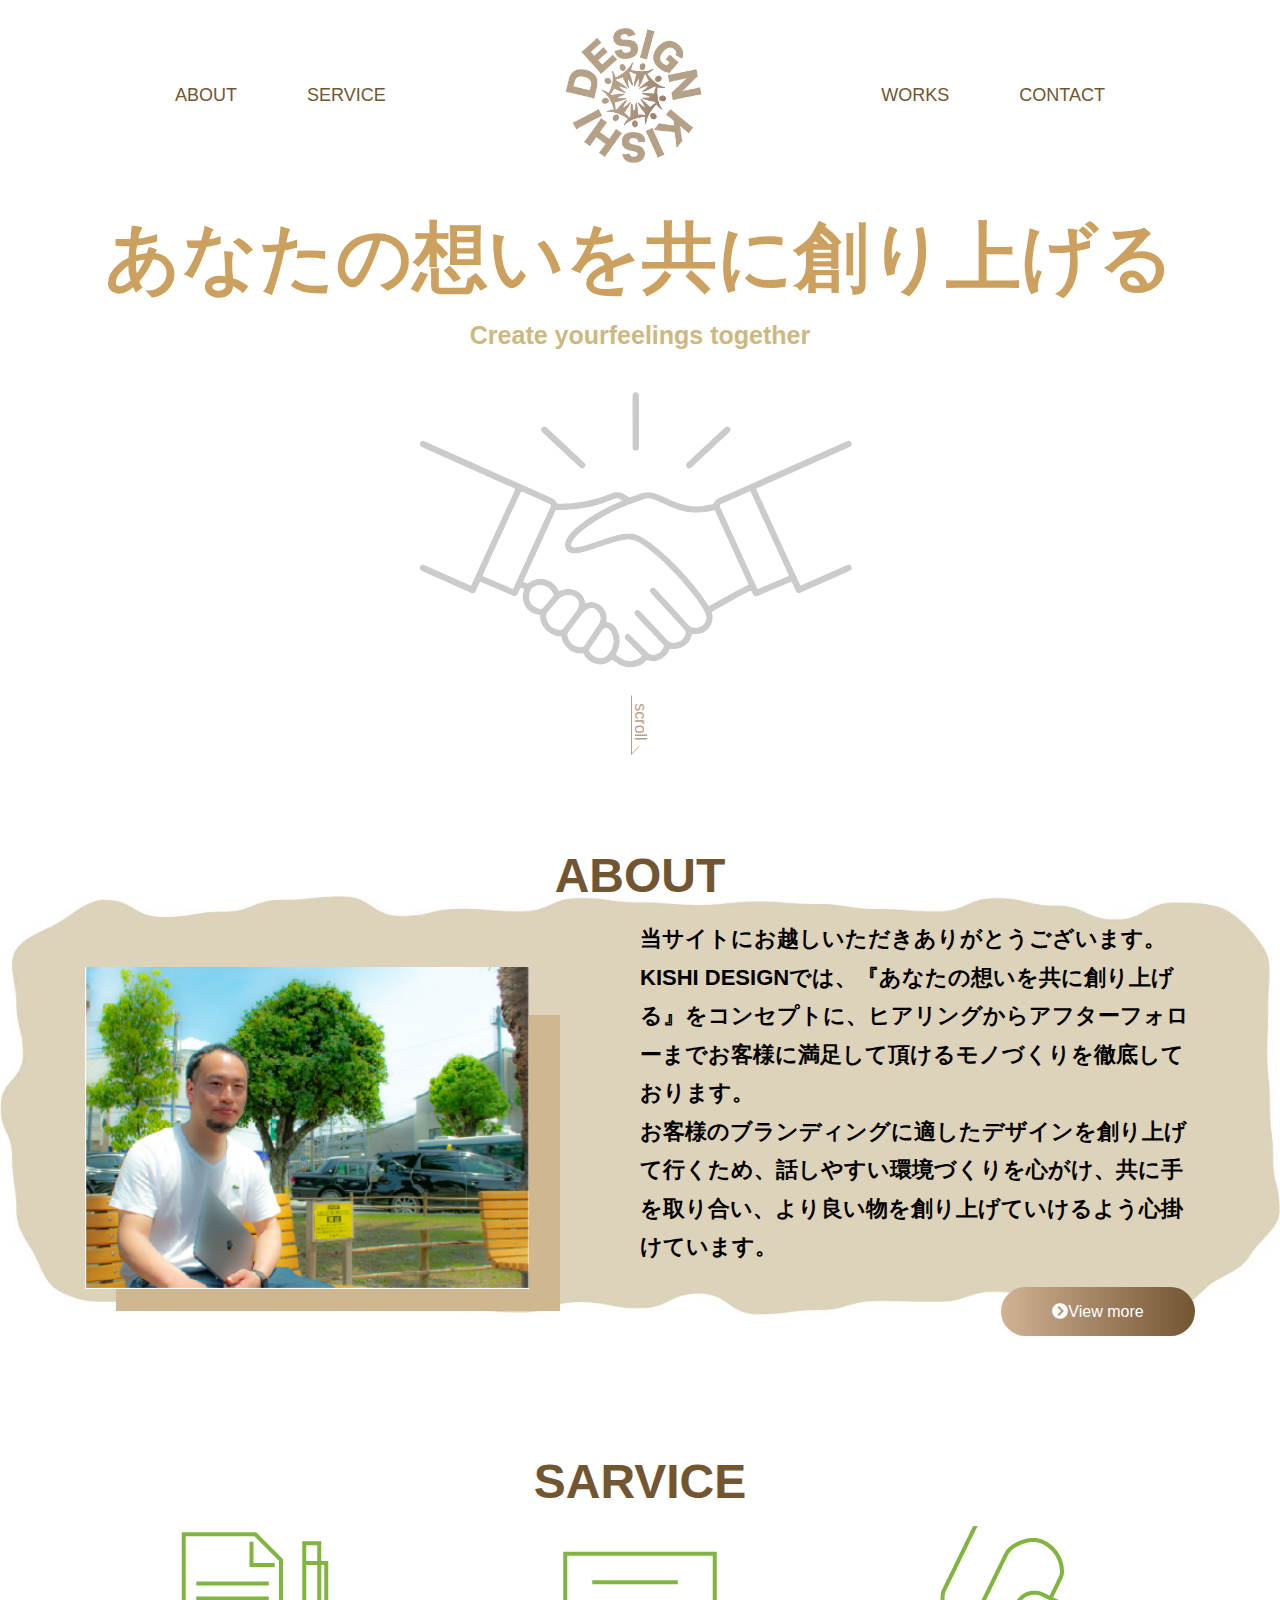
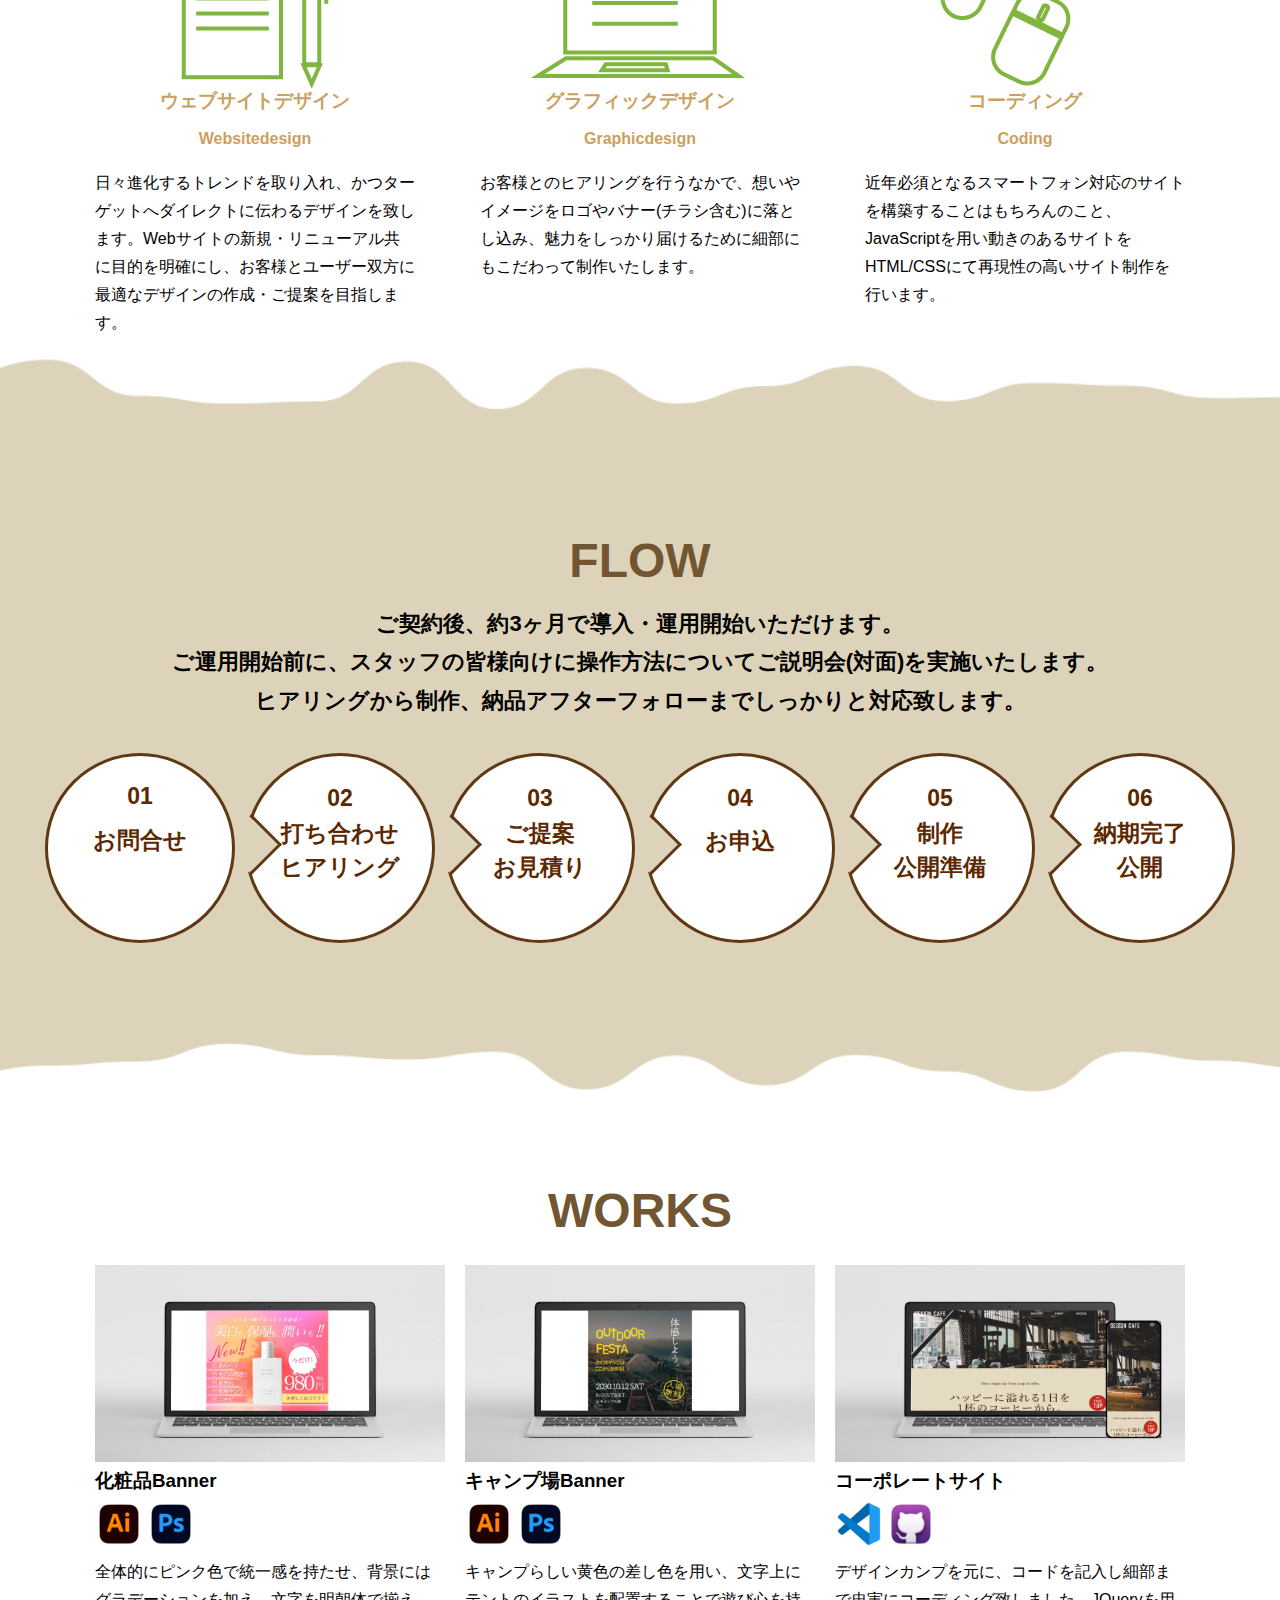
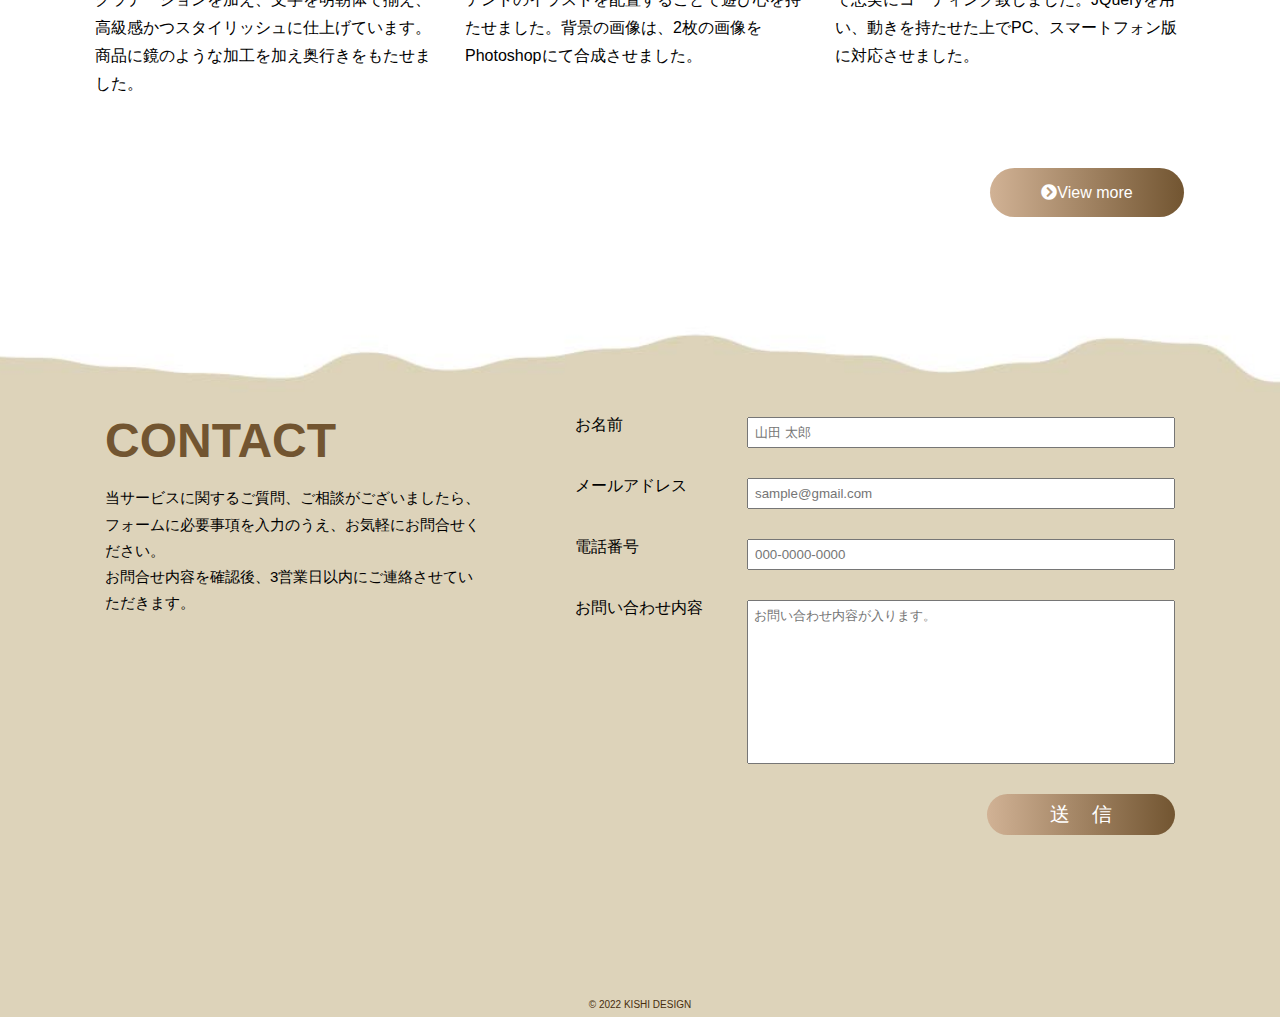
<file: Dezsuta_Portfolio/2022portfolio/index.html>
<!DOCTYPE html>
<html lang="ja">

<head>
    <meta charset="UTF-8">
    <meta http-equiv="X-UA-Compatible" content="IE=edge">
    <meta name="viewport" content="width=device-width, initial-scale=1.0">
    <title>KISHI DESIGN</title>
    <meta name="description" content="KISHI DESIGNです">
    <link rel="stylesheet" href="css/style.css">
    <link rel="stylesheet" href="https://use.fontawesome.com/releases/v5.15.4/css/all.css">
    <script src="https://ajax.googleapis.com/ajax/libs/jquery/3.6.0/jquery.min.js"></script>
</head>

<body>
    <header>
        <div class="header_wrap" id="header">
            <nav class="pc_nav">
                <ul>
                    <li><a href="#ABOUT">ABOUT</a></li>
                    <li><a href="#SERVICE">SERVICE</a></li>
                </ul>
                <li class="logo"><img src="sitesozai/logo.jpg" alt="ポートフォリオ"></li>
                <ul>
                    <li><a href="#WORKS">WORKS</a></li>
                    <li><a href="#CONTACT">CONTACT</a></li>
                </ul>
            </nav>

            <!--ハンバーガーメニュー-->
            <li class="logo_2"><img src="sitesozai/logo.jpg" alt="ポートフォリオ"></li>
            <div class="sp_btn"><span></span></div>
            <nav class="sp_nav">
                <ul>
                    <li><a href="#ABOUT">ABOUT</a></li>
                    <li><a href="#SERVICE">SERVICE</a></li>
                    <li><a href="#WORKS">WORKS</a></li>
                    <li><a href="#CONTACT">CONTACT</a></li>
                </ul>
            </nav>
        </div>
    </header>

    <!--トップページ-->
    <section class="block1">
        <h1 class="tittle">
            あなたの想いを共に創り上げる
        </h1>
        <h2 class="sub_tittle">Create yourfeelings together</h2>
        <div class="hand">
            <img src="sitesozai/akusyu.svg" alt="握手">
        </div>
        <div class="scroll">scroll</div>
        <div class="arrow"></div>
    </section>

    <!--ABOUT-->
    <section class="block2" id="ABOUT">
        <div class="wave_top">
            <img src="sitesozai/top.png" alt="上部ラフ">
        </div>
        <div class="block2__wrapper">
            <h2 class="ABOUT">
                ABOUT
            </h2>
            <div class="myself">
                <div class="myself__img">
                    <img src="sitesozai/myself_pf.png" alt="自分の写真">
                    <div class="box">
                        <div class="box__container"></div>
                    </div>
                </div>
                <div class="myself__text__btn">
                    <p class="myself__desc">
                        当サイトにお越しいただきありがとうございます。<br>
                        KISHI DESIGNでは、『あなたの想いを共に創り上げる』をコンセプトに、ヒアリングからアフターフォローまでお客様に満足して頂けるモノづくりを徹底しております。<br>
                        お客様のブランディングに適したデザインを創り上げて行くため、話しやすい環境づくりを心がけ、共に手を取り合い、より良い物を創り上げていけるよう心掛けています。
                    </p>
                    <p class="btn">
                        <span class="btn__text">
                            <i class="fas fa-chevron-circle-right"></i>View more
                        </span>
                    </p>
                </div>
            </div>
        </div>
        <div class="wave_bottom">
            <img src="sitesozai/bottom.png" alt="下部ラフ">
        </div>


        <!--浮かび上がらせる-->
        <div id="overlay" class="overlay"></div>
        <div class="hanberger">
            <div class="hanberger_2">
                <div class="myself__2">
                    <div class="myself__img__2">
                        <img src="sitesozai/myself_pf.png" alt="自分の写真">
                    </div>
                    <div class="myself__right">
                        <div class="myname_top">
                            <p class="myname">
                                KISHIMOTO DAICHI<br>
                                岸本大地
                            </p>
                            <p class="close">
                                ×
                            </p>
                        </div>
                        <h2 class="prof">
                            プロフィール
                        </h2>
                        <p class="myname__text">
                            兵庫県在住の26歳。<br>
                            幼少期から大学までは、部活の剣道に打ち込んでいました。
                            前職は、東証一部企業にて営業職をしていました。
                            日常に溢れている様々なデザインに興味を示し、
                            webデザイナーの勉強を始めました。人と話すことが好きなので、お客様との対話の中でより良い
                            デザインを創り上げていきたいと思っています。
                        </p>
                    </div>
                </div>
                <div class="myself__3">
                    <div class="myself__img__3">
                        <img src="sitesozai/IMG-0816.JPG" alt="趣味の写真">
                    </div>
                    <div class="myself__right__2">
                        <h2 class="hobby">
                            趣味
                        </h2>
                        <p class="hobby__text">
                            ツーリング/キャンプ/旅行/<br>
                            釣り/カメラ
                        </p>
                        <h2 class="license">
                            資格
                        </h2>
                        <p class="license__text">
                            ・中学校教諭一種免許状(保健・体育)<br>
                            ・高等学校教諭一種免許状(保健・体育)<br>
                            ・財団法人全日本剣道連盟主催 剣道四段<br>
                        </p>
                        <h2 class="soft">
                            使用ソフト
                        </h2>
                        <p class="soft__text">
                            ・Illustrator ・Photoshop ・Adobe XD<br>
                            ・Figma ・Visual Studio Code
                        </p>
                        <p class="soft__text__2">
                            ・Illustrator ・Figma<br>
                            ・Photoshop ・Visual Studio Code<br>
                            ・Adobe XD
                        </p>
                    </div>
                </div>
            </div>
        </div>
    </section>

    <!--SERVICE-->
    <section class="block3" id="SERVICE">
        <h2 class="SERVICE">
            SARVICE
        </h2>
        <div class="block3_wrapper">
            <div>
                <div class="SERVICE_irasuto">
                    <img src="sitesozai/SARVICE_1.png" alt="イラスト">
                </div>
                <h3 class="SARVICE__sub">
                    ウェブサイトデザイン
                </h3>
                <h4 class="SARVICE__en">
                    Websitedesign
                </h4>
                <p class="SARVICE__text">
                    日々進化するトレンドを取り入れ、かつターゲットへダイレクトに伝わるデザインを致します。Webサイトの新規・リニューアル共に目的を明確にし、お客様とユーザー双方に最適なデザインの作成・ご提案を目指します。
                </p>
            </div>

            <div>
                <div class="SERVICE_irasuto">
                    <img src="sitesozai/SARVICE_2.png" alt="イラスト">
                </div>
                <h3 class="SARVICE__sub">
                    グラフィックデザイン
                </h3>
                <h4 class="SARVICE__en">
                    Graphicdesign
                </h4>
                <p class="SARVICE__text">
                    お客様とのヒアリングを行うなかで、想いやイメージをロゴやバナー(チラシ含む)に落とし込み、魅力をしっかり届けるために細部にもこだわって制作いたします。
                </p>
            </div>

            <div>
                <div class="SERVICE_irasuto">
                    <img src="sitesozai/SARVICE_3.png" alt="イラスト">
                </div>
                <h3 class="SARVICE__sub">
                    コーディング
                </h3>
                <h4 class="SARVICE__en">
                    Coding
                </h4>
                <p class="SARVICE__text">
                    近年必須となるスマートフォン対応のサイトを構築することはもちろんのこと、JavaScriptを用い動きのあるサイトをHTML/CSSにて再現性の高いサイト制作を行います。
                </p>
            </div>
        </div>
    </section>

    <!--FLOW-->
    <section class="block4" id="FLOW">
        <div class="block4__wrapper">
            <h2 class="FLOW">FLOW</h2>
            <p class="FLOW_text">
                ご契約後、約3ヶ月で導入・運用開始いただけます。<br>
                ご運用開始前に、スタッフの皆様向けに操作方法についてご説明会(対面)を実施いたします。<br>
                ヒアリングから制作、納品アフターフォローまでしっかりと対応致します。
            </p>
            <div class="circle">
                <a class="balloon1-group" href="~">
                    <span>01<br>お問合せ</span>
                </a>
                <div class="balloon2-group">
                    02<br>打ち合わせ<br>ヒアリング
                </div>
                <div class="balloon2-group top">
                    03<br>ご提案<br>お見積り
                </div>
                <div class="balloon2-group">
                    <span>04</span><br>お申込
                </div>
                <div class="balloon2-group top">
                    05<br>制作<br>公開準備
                </div>
                <div class="balloon2-group">
                    06<br>納期完了<br>公開
                </div>
            </div>
        </div>

    </section>

    <!--WORKS-->
    <section class="block5" id="WORKS">
        <h2 class="WORKS">WORKS</h2>
        <div class="WORKS__img">
            <div class="WORKS__img__conteiner">
                <div class="WORKS__img2">
                    <img src="sitesozai/baner_1.jpg" alt="バナーモックアップ">
                </div>
                <h3 class="WORKS_sub">化粧品Banner</h3>
                <div class="border"></div>
                <p class="WORKS__toull">
                    <img src="sitesozai/adobe_illustrator_macos_bigsur_icon_190447.png">
                    <img src="sitesozai/adobe_photoshop_macos_bigsur_icon_190436.png">
                </p>
                <p class="WORKS__text">
                    全体的にピンク色で統一感を持たせ、背景にはグラデーションを加え、文字を明朝体で揃え、高級感かつスタイリッシュに仕上げています。商品に鏡のような加工を加え奥行きをもたせました。
                </p>
            </div>
            <div class="WORKS__img__conteiner">
                <div class="WORKS__img3">
                    <img src="sitesozai/baner_2.jpg" alt="バナーモックアップ">
                </div>
                <h3 class="WORKS_sub">キャンプ場Banner</h3>

                <p class="WORKS__toull">
                    <img src="sitesozai/adobe_illustrator_macos_bigsur_icon_190447.png">
                    <img src="sitesozai/adobe_photoshop_macos_bigsur_icon_190436.png">
                </p>
                <p class="WORKS__text">
                    キャンプらしい黄色の差し色を用い、文字上にテントのイラストを配置することで遊び心を持たせました。背景の画像は、2枚の画像をPhotoshopにて合成させました。
                </p>
            </div>
            <div class="WORKS__img__conteiner">
                <div class="WORKS__img4">
                    <img src="sitesozai/woks_corporeate.png" alt="コーポレートサイトモックアップ">
                </div>
                <h3 class="WORKS_sub">コーポレートサイト</h3>
                <p class="WORKS__toull">
                    <img src="sitesozai/file_type_vscode_icon_130084.png">
                    <img src="sitesozai/github_macos_bigsur_icon_190140.png">
                </p>
                <p class="WORKS__text">
                    デザインカンプを元に、コードを記入し細部まで忠実にコーディング致しました。JQueryを用い、動きを持たせた上でPC、スマートフォン版に対応させました。
                </p>

            </div>
        </div>
        <p class="WORKS_btn">
            <span class="btn_2">
                <i class="fas fa-chevron-circle-right"></i>View more
            </span>
        </p>
    </section>

    <!--CONTACT-->
    <section class="block6" id="CONTACT">
        <div class="block6__wrapper">
            <div class="block6__left">
                <h2 class="CONTACT">CONTACT</h2>
                <p class="CONTACT__text">
                    当サービスに関するご質問、ご相談がございましたら、フォームに必要事項を入力のうえ、お気軽にお問合せください。<br>
                    お問合せ内容を確認後、3営業日以内にご連絡させていただきます。
                </p>
            </div>
            <form class="contact"
                action="https://docs.google.com/forms/u/0/d/e/1FAIpQLSdJOgegTnOv5ksvCDZkwU__I8yCJ6e_gaAz-qliUkIYVl6WGw/formResponse"
                method="post" target="hidden_iframe" onsubmit="submitted=true;">
                <div class="contact__list">
                    <div class="contact__item">
                        <label class="label" for="name">お名前</label>
                        <input class="input" type="text" name="entry.60001260" id="name" placeholder="山田 太郎" required />
                    </div>
                    <div class="contact__item">
                        <label class="label" for="company">メールアドレス</label>
                        <input class="input" type="email" name="entry.2142226944" id="company"
                            placeholder="sample@gmail.com" required />
                    </div>
                    <div class="contact__item">
                        <label class="label" for="tel">電話番号</label>
                        <input class="input" type="text" name="entry.1606950482" id="tel" placeholder="000-0000-0000"
                            required />
                    </div>
                    <div class="contact__item">
                        <label class="label" for="contents">お問い合わせ内容</label>
                        <textarea class="input" name="entry.408659065" id="contents" cols="30" rows="10"
                            placeholder="お問い合わせ内容が入ります。" required></textarea>
                    </div>
                </div>
                <div class="CONTACT_btn">
                    <input type="submit" class="submit" value="送    信" />
                </div>
            </form>

            <script type="text/javascript">
                var submitted = false;
            </script>
            <iframe name="hidden_iframe" id="hidden_iframe" style="display: none"
                onload="if(submitted)  {window.location='thanks.html';}"></iframe>
        </div>

        <p class="copyright">© 2022 KISHI DESIGN</p>
    </section>

    <script>
        $(function () {
            //開くボタンをクリック
            $('.btn__text').click(function () {
                $('.hanberger, .overlay').fadeIn();
            });
            //❌ボタンをクリック
            $('.close').click(function () {
                $('.hanberger, .overlay').fadeOut();
            });
        });


        //レスポンシブにおけるグローバルメニューのハンバーガーメニュー
        $(function () {
            $('.sp_btn,.sp_nav li').click(function () {
                $('.sp_nav').fadeToggle();
                $('.sp_btn').toggleClass('open');
            });
        });

        const CLASSNAME = "-visible";
        const TIMEOUT = 1500;
        const $target = $(".title");

        setInterval(() => {
            $target.addClass(CLASSNAME);
            setTimeout(() => {
                $target.removeClass(CLASSNAME);
            }, TIMEOUT);
        }, TIMEOUT * 2);
    </script>

</body>

</html>
</file>
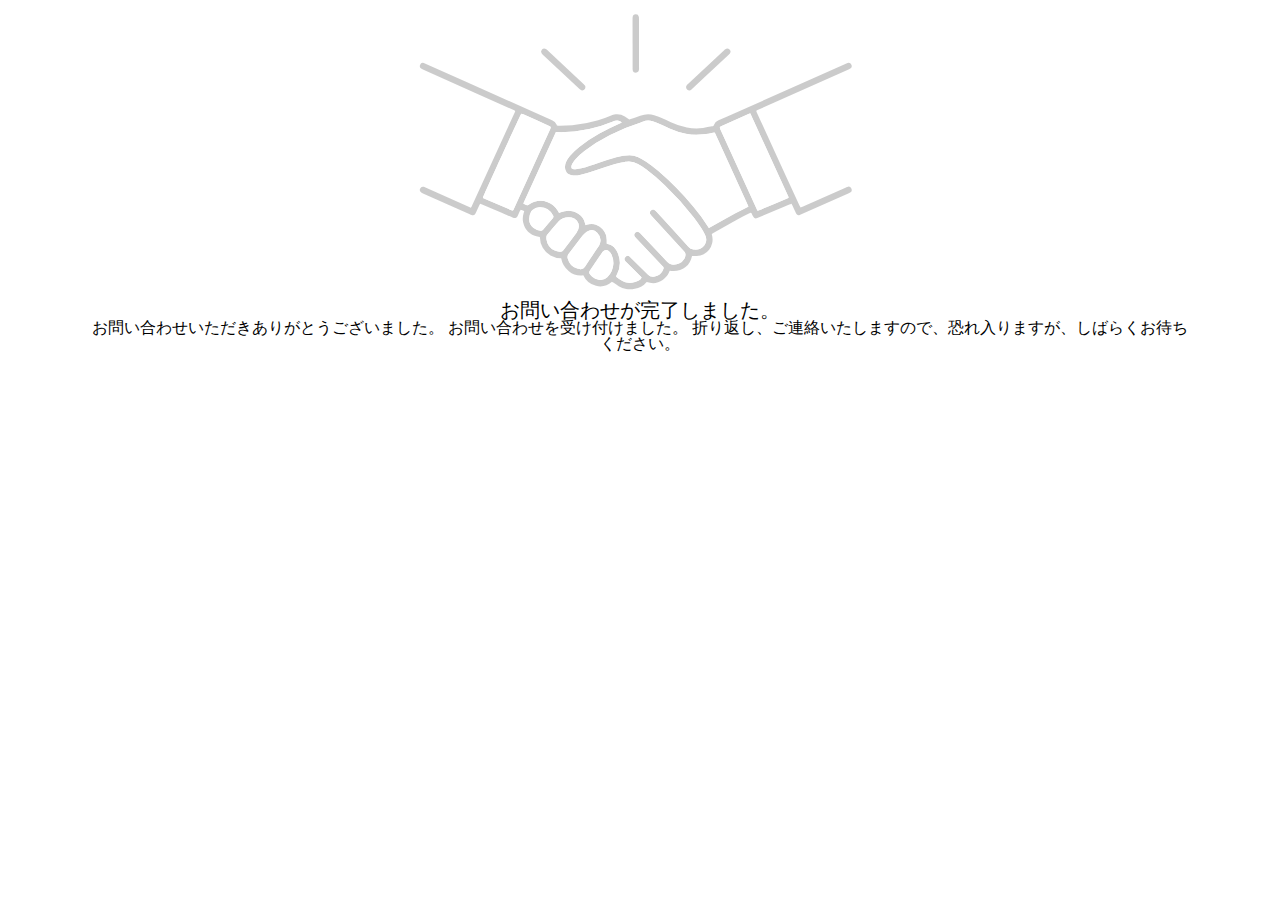
<file: Dezsuta_Portfolio/2022portfolio/thanks.html>
<!DOCTYPE html>
<html lang="ja">

<head>
    <meta charset="UTF-8">
    <meta http-equiv="X-UA-Compatible" content="IE=edge">
    <meta name="viewport" content="width=device-width, initial-scale=1.0">
    <title>KISHI DESIGN</title>
    <meta name="description" content="KISHI DESIGNです">
    <link rel="stylesheet" href="css/style.css">
    <link rel="stylesheet" href="https://use.fontawesome.com/releases/v5.15.4/css/all.css">
    <script src="https://ajax.googleapis.com/ajax/libs/jquery/3.6.0/jquery.min.js"></script>
</head>

<body>
    <section class="thanks_top">
        <div class="hand_thanks">
            <img src="sitesozai/akusyu.svg" alt="握手">
        </div>

        <p class="thanks_tittle">
            お問い合わせが完了しました。
        </p>
        <p class="thanks_text">
            お問い合わせいただきありがとうございました。
            お問い合わせを受け付けました。
            折り返し、ご連絡いたしますので、恐れ入りますが、しばらくお待ちください。
        </p>
    </section>
</body>

</html>
</file>
<file: Dezsuta_Portfolio/2022portfolio/css/style.css>
@charset "utf-8";
/* リセット */
html,
body,
header,
footer,
main,
section,
h1,
h2,
h3,
ul,
li,
p,
dl,
dt,
dd {
    margin: 0;
    padding: 0;
    line-height: 1;
    color: #000;
    font-family: "游ゴシック体", YuGothic, "游ゴシック Medium",
        "Yu Gothic Medium", "游ゴシック", "Yu Gothic", sans-serif;
    font-feature-settings: "palt";
}

a {
    /*下線を消す*/
    text-decoration: none;
    /*色を消す*/
    color: inherit;
    transition: 0.3s;
}

a:hover {
    opacity: 0.5;
}

ul {
    /*左の「・」を消す*/
    list-style: none;
}

img {
    max-width: 100%;
    vertical-align: bottom;
    border: none;
}

/*ヘッダー*/
.header_wrap {
    max-width: 1000px;
    margin: 0 auto;
}
.pc_nav {
    display: flex;
}
.pc_nav ul {
    display: flex;
    align-items: center;
}
.pc_nav ul li {
    padding: 0 35px;
}
ul {
    padding: 0;
    margin: 0;
    list-style: none;
}
a {
    /* background-image: linear-gradient(90deg, #d1b295 0, #725531 100%);
    -webkit-background-clip: text;
    background-clip: text;
    color: transparent; */
    color: #725531;
    text-decoration: none;
    font-size: 18px;
}
.logo {
    margin: 0 auto;
    padding: 10px 20px;
    display: inline-block;
    animation: 8s linear infinite rotation1;
}
@keyframes rotation1 {
    0% {
        transform: rotate(0);
    }
    100% {
        transform: rotate(360deg);
    }
}
.logo img {
    height: 170px;
}
.logo_2 {
    display: none;
}
.sp_nav,
.sp_btn {
    display: none;
}
/*トップ*/
.block1 {
    text-align: center;
}
.tittle {
    color: #cca05e;
    font-size: 75px;
    margin: 30px 0 28px 0;
}
.sub_tittle {
    color: #ccb880;
    font-size: 25px;
    margin-bottom: 30px;
}
.hand {
    opacity: 0.2;
}
.hand img {
    height: 300px;
    transform-origin: top;
    -webkit-transform-origin: top;
    -moz-transform-origin: top;
    animation: pendulum ease-in-out 3s infinite alternate;
    -webkit-animation: pendulum ease-in-out 3s infinite alternate;
    -moz-animation: pendulum ease-in-out 3s infinite alternate;
}

@keyframes pendulum {
    0% {
        transform: rotate(10deg);
    }
    100% {
        transform: rotate(-10deg);
    }
}
@-webkit-keyframes pendulum {
    0% {
        -webkit-transform: rotate(10deg);
    }
    100% {
        -webkit-transform: rotate(-10deg);
    }
}
@-moz-keyframes pendulum {
    0% {
        -moz-transform: rotate(10deg);
    }
    100% {
        -moz-transform: rotate(-10deg);
    }
}

.scroll {
    transform: rotate(90deg);
    color: #b6a188;
    position: relative;
    top: 36px;
}
.arrow {
    margin: 0 auto;
    width: 7px;
    height: 58px;
    border-bottom: 1px solid #b6a188;
    border-left: 1px solid #b6a188;
    transform: skew(0, -45deg);
    position: relative;
    top: -2px;
    left: -5px;
}

/*ABOUT*/
.block2 {
    margin: 0 auto;
    position: relative;
}
.wave_top img,
.wave_bottom img {
    display: none;
}
.block2__wrapper {
    background-image: url("../sitesozai/haikei_rahu.jpg");
    background-repeat: no-repeat;
    background-position: center;
    background-size: contain;
    position: relative;
    max-width: 1550px;
    padding: 22px 0 122px 0;
    margin: 0 auto;
}
.ABOUT {
    font-size: 48px;
    text-align: center;
    /* background-image: linear-gradient(90deg, #d1b295 0, #725531 100%);
    -webkit-background-clip: text;
    background-clip: text;
    color: transparent; */
    color: #725531;
    padding: 77px 0 20px 0;
    margin-bottom: 30px;
    width: 200px;
    margin: 0 auto;
}
.myself {
    display: flex;
    max-width: 1110px;
    margin: 0 auto;
    justify-content: space-between;
    align-items: center;
}
.myself__img {
    width: 40%;
    position: relative;
}
.myself img {
    width: 100%;
    z-index: 2;
    position: relative;
}

.box {
    position: absolute;
    width: 100%;
    padding-top: 66.58%;
    top: 15%;
    left: 7%;
}
.box__container {
    background-color: #cfb78f;
    position: absolute;
    top: 0;
    right: 0;
    width: 100%;
    height: 100%;
}
.myself__text__btn {
    width: 50%;
}
.myself__desc {
    margin-bottom: 0px;
    font-size: 22px;
    font-weight: bold;
    line-height: 1.75;
}

.btn {
    display: flex;
    justify-content: center;
    align-items: center;
    width: 130px;
    padding: 16px 32px;
    border-radius: 50vh;
    position: relative;
    background-image: linear-gradient(90deg, #d1b295 0, #725531 100%);
    margin-left: auto;
    margin-top: 20px;
    cursor: pointer;
}
.btn__text {
    color: #ffff;
}

/*ABOUT ハンバーガー*/
.overlay {
    display: none;
    position: fixed;
    top: 0;
    left: 0;
    background-color: rgba(0, 0, 0, 0.5);
    width: 100%;
    height: 100%;
    z-index: 10;
}
.hanberger {
    /* margin: 0 auto; */
    display: none;
    position: fixed;
    top: 50%;
    left: 50%;
    transform: translate(-50%, -50%);
    z-index: 20;
    width: 100%;
}
.hanberger_2 {
    max-width: 1110px;
    margin: 0 auto;
    background-color: #b7a289;
}
.myself__2 {
    display: flex;
    position: relative;
}
.myself__img__2 {
    width: 38%;
    margin: 33px 134px 40px 20px;
}
.myself__right {
    width: 35%;
    padding: 32px 0 55px 0;
}
.myname_top {
    display: flex;
}
.myname {
    font-size: 26px;
    margin-bottom: 27px;
}
.close {
    position: absolute;
    right: 10px;
    font-size: 65px;
    top: 10px;
    cursor: pointer;
}
.prof {
    font-size: 26px;
}
.myname__text {
    font-size: 17px;
    line-height: 1.75;
}
.myself__3 {
    display: flex;
}
.myself__img__3 {
    width: 35%;
    margin: 0 168px 55px 20px;
}
.myself__right__2 {
    padding-bottom: 55px;
}
.hobby {
    font-size: 25px;
    padding-top: 18px;
}
.hobby__text {
    font-size: 17px;
    margin-bottom: 20px;
    line-height: 1.75;
}
.license {
    font-size: 25px;
}
.license__text {
    font-size: 17px;
    margin-bottom: 20px;
    line-height: 1.75;
}
.soft {
    font-size: 25px;
}
.soft__text {
    font-size: 17px;
    line-height: 1.75;
}
.soft__text__2 {
    display: none;
}
/*SERVICE*/
.block3 {
    max-width: 1110px;
    margin: 0 auto;
}
.SERVICE {
    font-size: 48px;
    text-align: center;
    /* background-image: linear-gradient(90deg, #d1b295 0, #725531 100%);
    -webkit-background-clip: text;
    background-clip: text;
    color: transparent; */
    color: #725531;
    width: 260px;
    margin: 0 auto;
    margin-bottom: 20px;
}
.block3_wrapper {
    display: flex;
    justify-content: space-between;
}
.SERVICE_irasuto {
    text-align: center;
}
.SARVICE__sub {
    color: #cca05e;
    text-align: center;
}
.SARVICE__en {
    color: #cca05e;
    text-align: center;
}
.SARVICE__text {
    max-width: 320px;
    margin: 0 auto 10px auto;
    padding: 0 10px;
    line-height: 1.75;
}
/*FLOW*/
.block4 {
    text-align: center;
}
.block4__wrapper {
    background-image: url("../sitesozai/flow_haikei.png");
    background-repeat: no-repeat;
    background-position: center;
    background-size: cover;
    padding: 90px 0 120px 0;
    height: 550px;
}
.FLOW {
    font-size: 48px;
    text-align: center;
    /* background-image: linear-gradient(90deg, #d1b295 0, #725531 100%);
    -webkit-background-clip: text;
    background-clip: text;
    color: transparent; */
    color: #725531;
    padding-top: 100px;
    margin-bottom: 30px;
    width: 200px;
    margin: 0 auto;
}
.FLOW_text {
    font-size: 22px;
    margin: 20px 0 33px 0;
    padding: 0 10px;
    line-height: 1.75;
    font-weight: bold;
}
.circle {
    display: flex;
    justify-content: center;
    margin: 1.5em auto;
    max-width: 1200px;
    flex-wrap: wrap;
}
.balloon1-group {
    position: relative;
    display: inline-block;
    width: 190px;
    height: 190px;
    border-radius: 50%;
    background: #ffff;
    border: solid 3px#603813;
    box-sizing: border-box;
    padding-top: 25px;
    margin-right: 10px;
}

.balloon1-group span {
    position: absolute;
    display: inline-block;
    left: 0;
    top: 63px;
    -webkit-transform: translateY(-50%);
    transform: translateY(-50%);
    width: 100%;
    text-align: center;
    font-size: 23px;
    color: #5c2800;
    font-weight: bold;
    left: 50%;
    transform: translate(-50%, -50%);
    -webkit-transform: translate(-50%, -50%);
    -ms-transform: translate(-50%, -50%);
    line-height: 1.9;
}

.balloon2-group {
    position: relative;
    display: inline-block;
    padding-top: 25px;
    width: 190px;
    height: 190px;
    line-height: 1.5;
    text-align: center;
    color: #5c2800;
    font-size: 23px;
    font-weight: bold;
    border-radius: 50%;
    border: solid 3px #603813;
    box-sizing: border-box;
    justify-content: center;
    align-items: center;
    background: #ffff;
    margin-right: 10px;
}
.balloon2-group:last-child {
    margin-right: 0;
}

.balloon2-group:before {
    content: "";
    position: absolute;
    border-left: 3px solid #603813;
    border-bottom: 3px solid #603813;
    width: 40px;
    height: 40px;

    top: 67px;
    left: -18.5px;
    transform: rotate(225deg);
    background: linear-gradient(45deg, #dcd3ba 70%, transparent 30%);
}

.balloon2-group span {
    margin-bottom: 8px;
    display: inline-block;
}

/*WORKS*/
.block5 {
    max-width: 1110px;
    margin: 0 auto;
}
.WORKS {
    font-size: 48px;
    text-align: center;
    /* background-image: linear-gradient(90deg, #d1b295 0, #725531 100%);
    -webkit-background-clip: text;
    background-clip: text;
    color: transparent; */
    color: #725531;
    width: 220px;
    margin: 80px auto 20px auto;
}

.WORKS__img {
    display: flex;
    justify-content: space-between;
}
.WORKS_sub {
    margin: 10px 0;
}
.WORKS__img__conteiner {
    margin: 10px;
}
.border {
    border: #bdbdbd;
}
.WORKS__toull {
    margin-bottom: 10px;
}
.WORKS__text {
    line-height: 1.75;
    margin-bottom: 20px;
}

.WORKS_btn {
    display: flex;
    justify-content: center;
    align-items: center;
    width: 130px;
    padding: 16px 32px;
    border-radius: 50vh;
    position: relative;
    background-image: linear-gradient(90deg, #d1b295 0, #725531 100%);
    margin: 40px 11px 100px auto;
}
.btn_2 {
    color: #ffff;
}

/*FOOTER*/
.block6 {
    background-image: url("../sitesozai/haikei_rahu_3.jpg");
    background-repeat: no-repeat;
    background-position: center;
    background-size: cover;
    height: 600px;
    padding-top: 100px;
}
.block6__wrapper {
    max-width: 1110px;
    display: flex;
    margin: 0 auto;
}
.block6__left {
    width: 34%;
    padding-left: 20px;
}
.CONTACT {
    font-size: 48px;
    /* background-image: linear-gradient(90deg, #d1b295 0, #725531 100%);
    -webkit-background-clip: text;
    background-clip: text;
    color: transparent; */
    color: #725531;
    width: 284px;
    margin-bottom: 20px;
}
.CONTACT__text {
    font-size: 15px;
    line-height: 1.75;
}

.contact__item {
    display: flex;
    margin-bottom: 30px;
}
.submit {
    display: flex;
    justify-content: center;
    align-items: center;
    width: 188px;
    height: 41px;
    border-radius: 50vh;
    position: relative;
    background-image: linear-gradient(90deg, #d1b295 0, #725531 100%);
    margin-left: auto;
    color: #ffff;
    font-size: 20px;
    border: none;
}
.block6__right {
    margin-left: auto;
    width: 66%;
}
.contact {
    margin-left: auto;
    width: 600px;
    padding: 0 20px;
}
.label {
    width: 172px;
}
.input {
    flex-grow: 1;
    display: block;
    box-sizing: border-box;
    width: auto;
    padding: 6px;
    resize: none;
}
.copyright {
    font-size: 10px;
    color: #482e0e;
    text-align: center;
    padding-top: 165px;
}

/*Thanksページ*/
.thanks_top {
    text-align: center;
    max-width: 1110px;
    margin: 0 auto;
}
.hand_thanks {
    opacity: 0.2;
}
.hand_thanks img {
    height: 300px;
}
.thanks_tittle {
    font-size: 20px;
}
.thanks_text {
    font-size: 16px;
}
@media screen and (max-width: 1200px) {
    /*block1*/
    .tittle {
        font-size: 55px;
    }
    /*block2*/
    .block2__wrapper {
        background-image: none;
        background-color: #dcd3ba;
        position: relative;
        width: 100%;
        padding: 0;
        margin: 0 auto;
    }

    .myself {
        padding: 0 20px;
    }
    .wave_top img {
        display: block;
        width: 100%;
        margin-bottom: -5px;
    }
    .wave_bottom img {
        display: block;
        width: 100%;
        margin-top: -5px;
    }

    /*block4*/
    .block4__wrapper {
        height: 100%;
    }
    .circle {
        max-width: 700px;
    }
    .balloon1-group {
        margin-bottom: 10px;
    }
    .balloon2-group {
        margin-bottom: 10px;
    }
}

@media screen and (max-width: 767px) {
    .logo_2 {
        display: block;
        width: 20%;
        animation: 8s linear infinite rotation1;
    }
    @keyframes rotation1 {
        0% {
            transform: rotate(0);
        }
        100% {
            transform: rotate(360deg);
        }
    }
    .pc_nav ul {
        display: none;
    }
    /*ハンバーガーメニュー*/
    .sp_btn {
        display: block;
        position: absolute;
        top: 10px;
        right: 10px;
        height: 33px;
        z-index: 110;
        cursor: pointer;
    }
    .sp_nav {
        position: absolute;
        top: 10px;
        right: 10px;
        height: 33px;
        cursor: pointer;
    }
    .sp_btn span {
        display: block;
        background-color: #b6a188;
        width: 33px;
        height: 3px;
        position: relative;
        top: 10px;
        transition: 0.3s;
    }
    .sp_btn span::before,
    .sp_btn span::after {
        content: "";
        background-color: #b6a188;
        width: 33px;
        height: 3px;
        position: absolute;
        transition: 0.3s;
    }
    .sp_btn span::before {
        bottom: 10px;
    }
    .sp_btn span::after {
        top: 10px;
    }
    .open span {
        background: transparent;
    }
    .open span::before {
        bottom: 0px;
        transform: rotate(45deg);
    }
    .open span::after {
        top: 0px;
        transform: rotate(135deg);
    }
    .sp_nav {
        position: absolute;
        top: 0;
        left: 0;
        width: 100%;
        height: 100vh;
        background: rgba(000, 000, 000, 0.8);
        z-index: 100;
    }
    .sp_nav ul {
        height: 100%;
        display: flex;
        flex-direction: column;
        justify-content: center;
    }
    .sp_nav ul li {
        color: #fff;
        font-size: 18px;
        padding: 15px 0;
        text-align: center;
    }

    .logo {
        display: none;
    }

    /*block1*/
    .tittle {
        font-size: 42px;
        margin-top: 70px;
        padding: 0 10px;
    }
    .sub_tittle {
        font-size: 15px;
    }
    .hand img {
        height: 150px;
    }

    /*block2*/

    .ABOUT {
        padding-top: 0;
        font-size: 37px;
        margin-bottom: 20px;
    }
    .myself {
        display: block;
        width: 80%;
        padding: 0;
    }
    .myself__img {
        width: 100%;
    }
    .myself__text__btn {
        width: 100%;
    }
    .myself__desc {
        margin-top: 30px;
        font-size: 15px;
    }
    /*block2のハンバーガーメニュー*/
    .hanberger {
        height: 100vh;
        overflow-y: scroll;
        z-index: 130;
    }
    .myself__2 {
        display: block;
    }
    .myself__img__2 {
        margin: 0 auto;
        padding-top: 30px;
        width: 65%;
    }
    .myself__3 {
        display: block;
    }
    .myself__img__3 {
        margin: 0 auto;
        width: 65%;
    }
    .myself__right {
        width: 65%;
        margin: 0 auto;
    }
    .myself__right__2 {
        width: 65%;
        margin: 0 auto;
    }
    .soft__text {
        display: none;
    }
    .soft__text__2 {
        display: block;
        line-height: 1.75;
    }
    /*block3*/
    .SERVICE {
        font-size: 37px;
    }
    .block3_wrapper {
        display: block;
    }
    .SARVICE__text {
        line-height: 1.75;
    }
    /*block4*/
    .block4__wrapper {
        padding: 26px 0 110px 0;
    }
    .FLOW {
        padding-bottom: 20px;
        font-size: 37px;
    }
    .FLOW_text {
        font-size: 16px;
        text-align: start;
        max-width: 583px;
        margin: 0 auto;
    }
    /*block5*/
    .block5 {
        max-width: 342px;
    }
    .WORKS {
        font-size: 37px;
        margin-top: 20px;
    }
    .WORKS__img {
        display: block;
        margin-bottom: 25px;
    }
    .WORKS__img2 img {
        width: 100%;
    }
    .WORKS__img3 img {
        width: 100%;
    }
    .WORKS__img4 img {
        width: 100%;
    }
    .WORKS_btn {
        margin: 0 auto;
    }

    /*block6*/
    .block6 {
        text-align: -webkit-center;
        height: auto;
        padding-bottom: 50px;
    }
    .block6__left {
        margin: auto;
        width: 80%;
        text-align: justify;
        padding-left: 0;
    }
    .CONTACT {
        font-size: 37px;
    }
    .block6__wrapper {
        display: block;
    }

    .contact {
        width: auto;
    }
    .contact__item {
        display: block;
        margin-top: 25px;
    }
    .CONTACT_btn {
        width: 88%;
    }
    .input {
        width: 88%;
    }
    .suubmit {
        margin: 0 auto;
    }
}
@media screen and (max-width: 600px) {
    .top::before {
        top: 6px;
        left: 130.5px;
        transform: rotate(359deg);
    }
}

@media screen and (max-width: 450px) {
    .circle {
        max-width: 300px;
    }
    .balloon2-group::before {
        width: 35px;
        height: 35px;
        top: -18px;
        left: 73.5px;
        transform: rotate(315deg);
        background: linear-gradient(45deg, #dcd3ba 54%, transparent 30%);
    }
}

@media screen and (max-width: 390px) {
    .balloon1-group {
        margin-right: 0;
    }
    .balloon2-group {
        margin-right: 0;
    }
}
</file>
